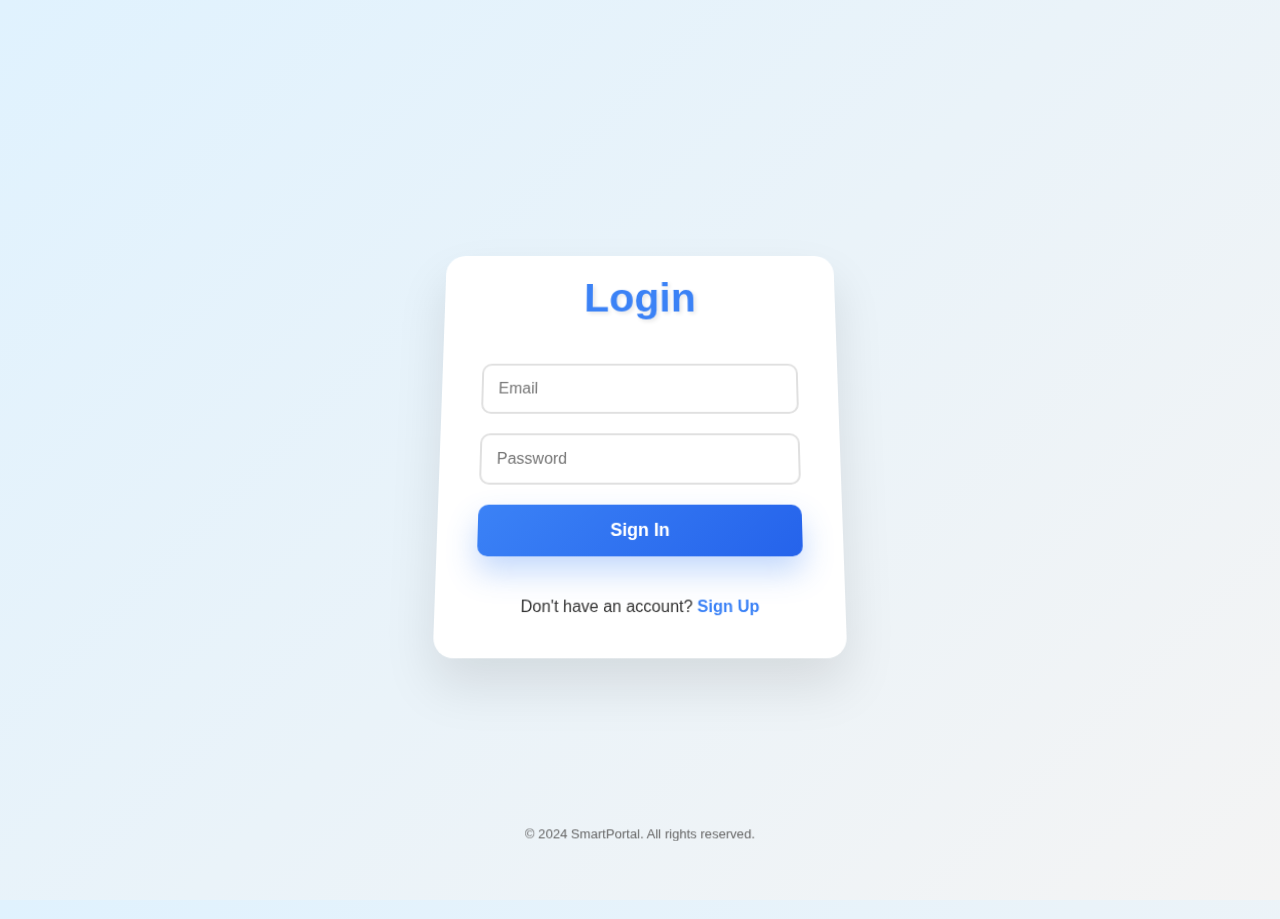
<file: login.html>
<!DOCTYPE html>
<html lang="en">
<head>
    <meta charset="UTF-8">
    <meta name="viewport" content="width=device-width, initial-scale=1.0">
    <title>Login - Smart Portal</title>
    <style>
        :root {
            --primary-color: #3B82F6;
            --secondary-color: #10B981;
            --bg-color: #f4f4f4;
            --card-bg: #ffffff;
            --text-color: #333;
        }

        * {
            margin: 0;
            padding: 0;
            box-sizing: border-box;
            font-family: 'Arial', sans-serif;
        }

        body {
            display: flex;
            justify-content: center;
            align-items: center;
            min-height: 100vh;
            background: linear-gradient(135deg, #e0f2fe 0%, #f4f4f4 100%);
            perspective: 1000px;
            overflow: hidden;
        }

        .section {
            background: var(--card-bg);
            border-radius: 20px;
            box-shadow: 0 25px 50px rgba(0,0,0,0.1);
            padding: 40px;
            width: 100%;
            max-width: 400px;
            transform-style: preserve-3d;
            transform: rotateX(10deg);
            transition: all 0.6s ease;
        }

        .section:hover {
            transform: rotateX(0) scale(1.02);
            box-shadow: 0 30px 60px rgba(0,0,0,0.15);
        }

        h1 {
            text-align: center;
            color: var(--primary-color);
            margin-bottom: 30px;
            font-size: 2.5rem;
            transform: translateZ(50px);
            text-shadow: 2px 2px 4px rgba(0,0,0,0.1);
        }

        form {
            display: flex;
            flex-direction: column;
            gap: 20px;
        }

        input {
            padding: 15px;
            border: 2px solid #e0e0e0;
            border-radius: 10px;
            font-size: 1rem;
            transition: all 0.4s ease;
            transform: translateZ(-50px);
        }

        input:focus {
            outline: none;
            border-color: var(--primary-color);
            box-shadow: 0 10px 20px rgba(59,130,246,0.1);
            transform: translateZ(0);
        }

        .btn-primary {
            background: linear-gradient(135deg, var(--primary-color), #2563EB);
            color: white;
            border: none;
            padding: 15px;
            border-radius: 10px;
            cursor: pointer;
            font-size: 1.1rem;
            font-weight: bold;
            box-shadow: 0 15px 30px rgba(59,130,246,0.3);
            transition: all 0.5s ease;
            transform: translateZ(-30px);
        }

        .btn-primary:hover {
            transform: translateZ(0) scale(1.05);
            box-shadow: 0 20px 40px rgba(59,130,246,0.4);
        }

        .signup-toggle {
            text-align: center;
            margin-top: 20px;
            color: var(--text-color);
        }

        .signup-toggle a {
            color: var(--primary-color);
            text-decoration: none;
            font-weight: bold;
            transition: color 0.3s ease;
        }

        .signup-toggle a:hover {
            color: #2563EB;
        }

        footer {
            position: fixed;
            bottom: 20px;
            width: 100%;
            text-align: center;
            color: #666;
            font-size: 0.9rem;
            transform: translateZ(-100px);
        }
    </style>
</head>
<body>
    <div class="section">
        <h1>Login</h1>
        <form>
            <input type="email" placeholder="Email" required>
            <input type="password" placeholder="Password" required>
            <button class="btn-primary">Sign In</button>
            <div class="signup-toggle">
                Don't have an account? <a href="#">Sign Up</a>
            </div>
        </form>
    </div>
    <footer>
        <p>&copy; 2024 SmartPortal. All rights reserved.</p>
    </footer>
</body>
</html>
</file>
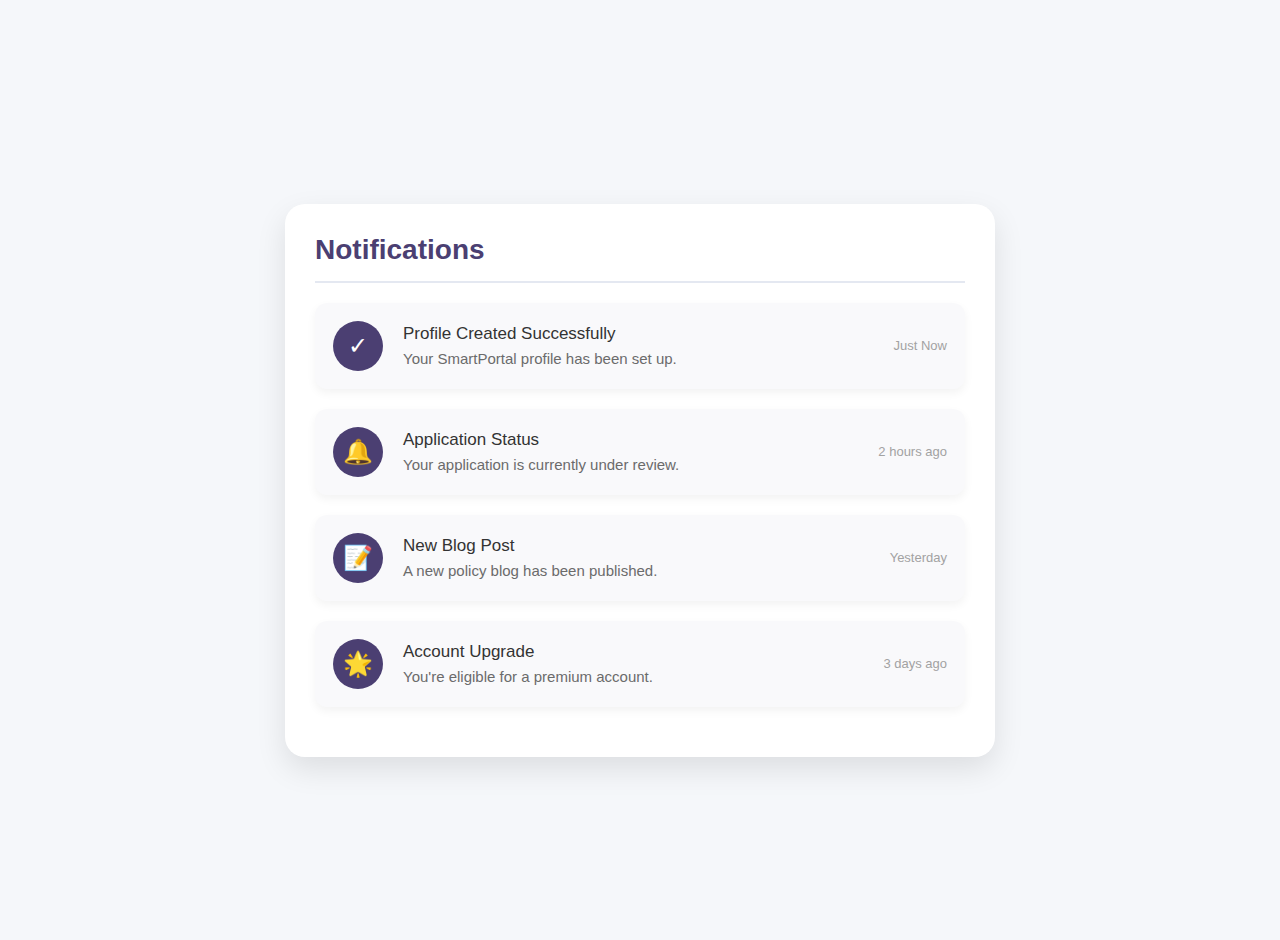
<file: notifications.html>
<!DOCTYPE html>
<html lang="en">
<head>
    <meta charset="UTF-8">
    <meta name="viewport" content="width=device-width, initial-scale=1.0">
    <title>Notifications - SmartPortal</title>
    <style>
        body {
            font-family: 'Arial', sans-serif;
            background-color: #f5f7fa;
            margin: 0;
            padding: 20px;
            display: flex;
            justify-content: center;
            align-items: center;
            min-height: 100vh;
        }

        .notifications-container {
            width: 100%;
            max-width: 650px;
            background-color: #ffffff;
            border-radius: 20px;
            box-shadow: 0 12px 30px rgba(0, 0, 0, 0.1);
            padding: 30px;
            margin-top: 20px;
        }

        .notification-header {
            display: flex;
            justify-content: space-between;
            align-items: center;
            margin-bottom: 20px;
            border-bottom: 2px solid #e4e8f1;
            padding-bottom: 15px;
        }

        .notification-header h1 {
            margin: 0;
            color: #4B3F72;
            font-size: 28px;
            font-weight: 600;
        }

        .notification-item {
            background-color: #f9f9fb;
            border-radius: 12px;
            padding: 18px;
            margin-bottom: 20px;
            display: flex;
            align-items: center;
            transition: transform 0.3s ease, box-shadow 0.3s ease;
            box-shadow: 0 4px 10px rgba(0, 0, 0, 0.05);
        }

        .notification-item:hover {
            transform: translateY(-5px);
            box-shadow: 0 8px 15px rgba(0, 0, 0, 0.1);
        }

        .notification-icon {
            width: 50px;
            height: 50px;
            background-color: #4B3F72;
            border-radius: 50%;
            display: flex;
            justify-content: center;
            align-items: center;
            margin-right: 20px;
            color: white;
            font-size: 24px;
            transition: background-color 0.3s ease;
        }

        .notification-icon:hover {
            background-color: #6D4C9F;
        }

        .notification-content {
            flex-grow: 1;
        }

        .notification-content h3 {
            margin: 0 0 6px 0;
            color: #333;
            font-size: 17px;
            font-weight: 500;
        }

        .notification-content p {
            margin: 0;
            color: #6B6B6B;
            font-size: 15px;
        }

        .notification-time {
            color: #A2A2A2;
            font-size: 13px;
            margin-left: 15px;
            white-space: nowrap;
        }

        .translate-widget {
            position: absolute;
            top: 20px;
            right: 20px;
            z-index: 1000;
        }
    </style>
</head>
<body>
    <div class="translate-widget">
        <div id="google_translate_element"></div>
    </div>

    <div class="notifications-container">
        <div class="notification-header">
            <h1>Notifications</h1>
        </div>
        
        <div class="notification-item">
            <div class="notification-icon">✓</div>
            <div class="notification-content">
                <h3>Profile Created Successfully</h3>
                <p>Your SmartPortal profile has been set up.</p>
            </div>
            <div class="notification-time">Just Now</div>
        </div>
        
        <div class="notification-item">
            <div class="notification-icon">🔔</div>
            <div class="notification-content">
                <h3>Application Status</h3>
                <p>Your application is currently under review.</p>
            </div>
            <div class="notification-time">2 hours ago</div>
        </div>
        
        <div class="notification-item">
            <div class="notification-icon">📝</div>
            <div class="notification-content">
                <h3>New Blog Post</h3>
                <p>A new policy blog has been published.</p>
            </div>
            <div class="notification-time">Yesterday</div>
        </div>
        
        <div class="notification-item">
            <div class="notification-icon">🌟</div>
            <div class="notification-content">
                <h3>Account Upgrade</h3>
                <p>You're eligible for a premium account.</p>
            </div>
            <div class="notification-time">3 days ago</div>
        </div>
    </div>

    <script>
        function loadGoogleTranslate() {
            const translateScript = document.createElement("script");
            translateScript.src = "//translate.google.com/translate_a/element.js?cb=googleTranslateElementInit";
            document.body.appendChild(translateScript);
        }

        function googleTranslateElementInit() {
            new google.translate.TranslateElement({ 
                pageLanguage: 'en', 
                includedLanguages: 'en,hi', 
                layout: google.translate.TranslateElement.InlineLayout.SIMPLE 
            }, 'google_translate_element');
        }

        loadGoogleTranslate();
    </script>
</body>
</html>
</file>
